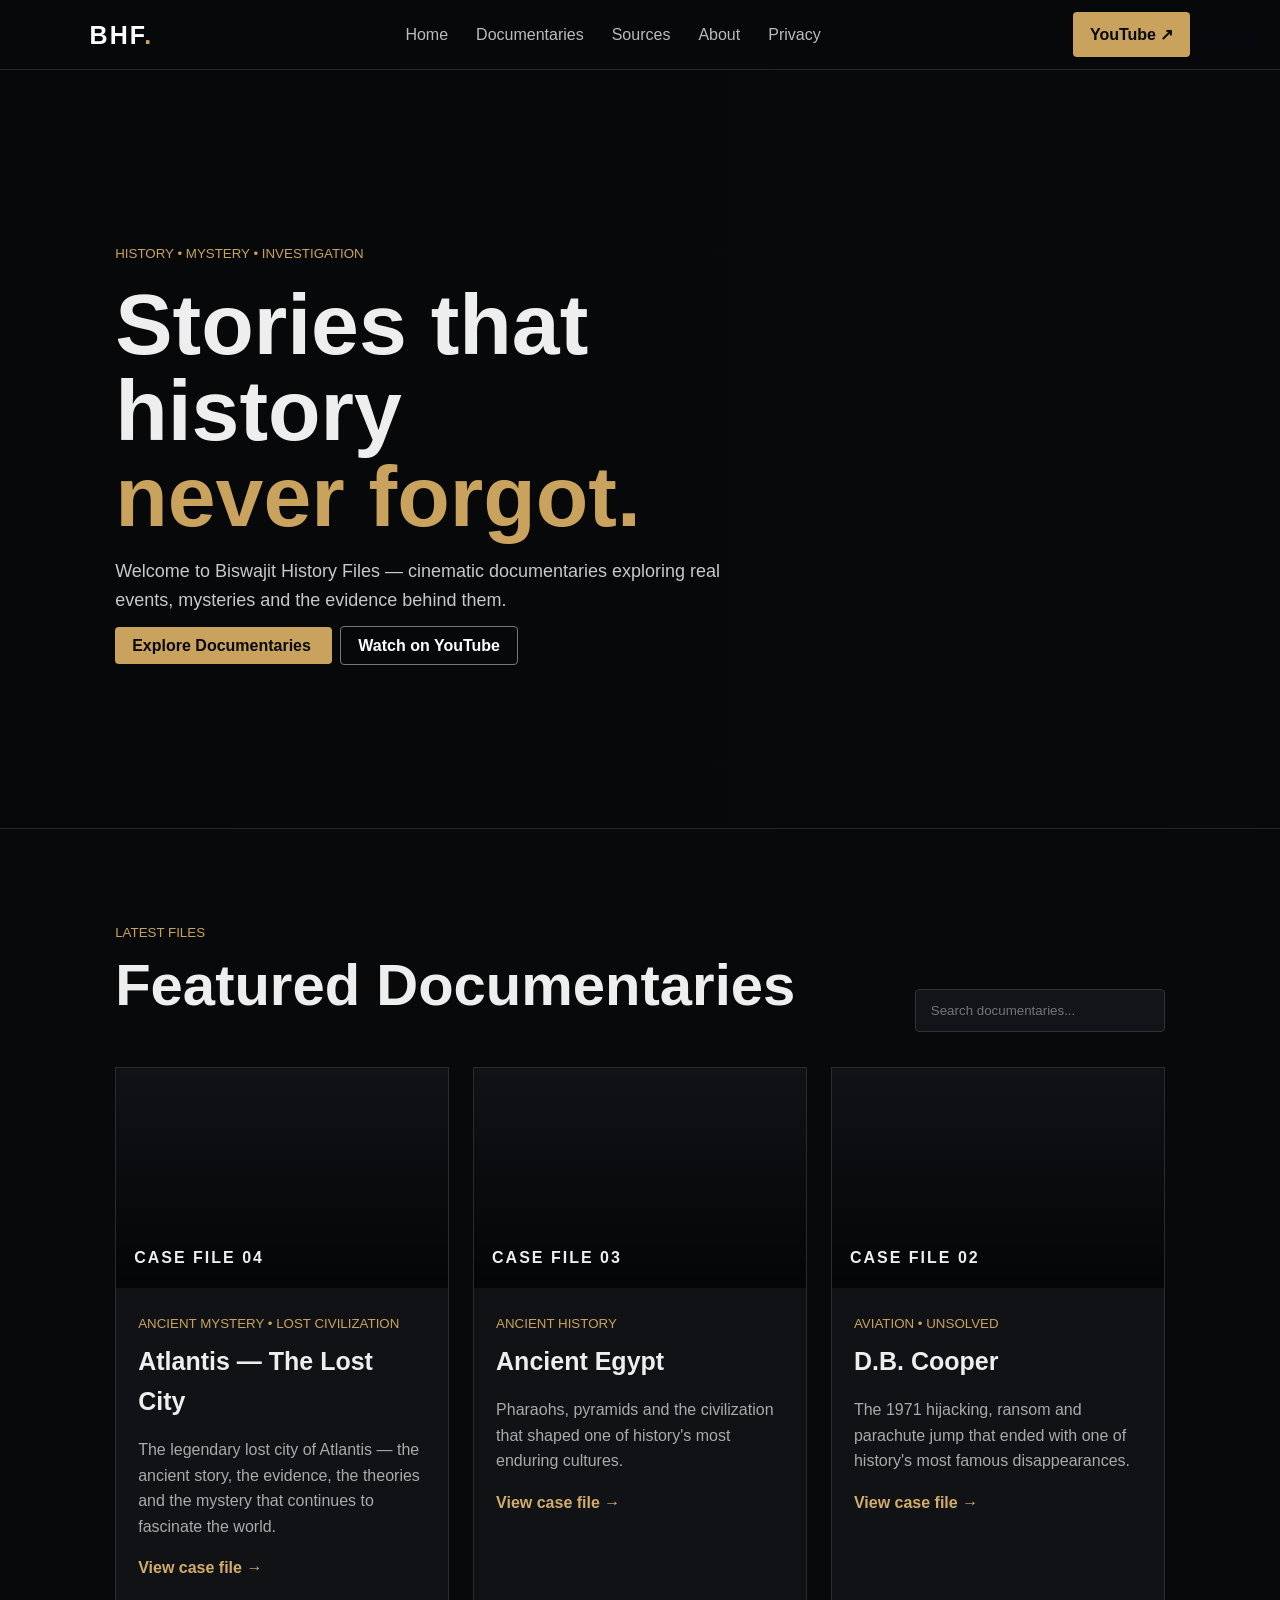
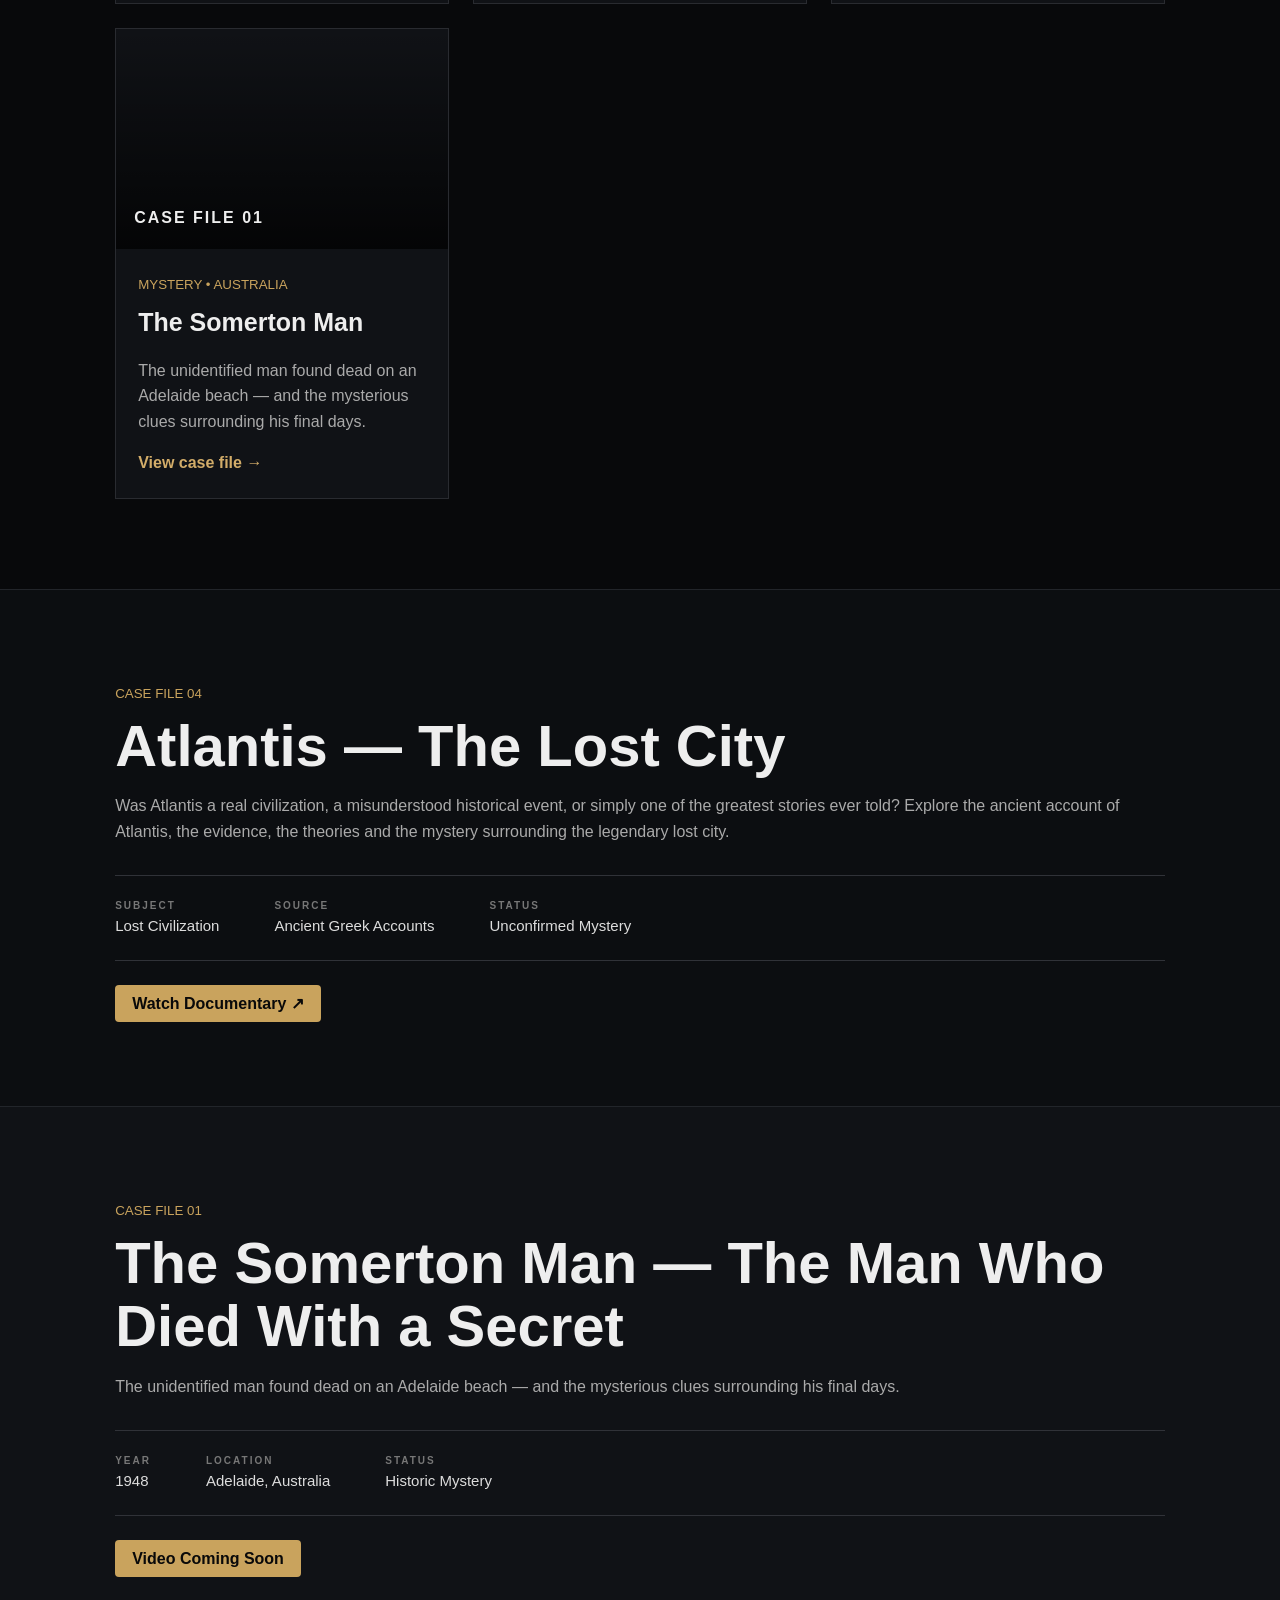
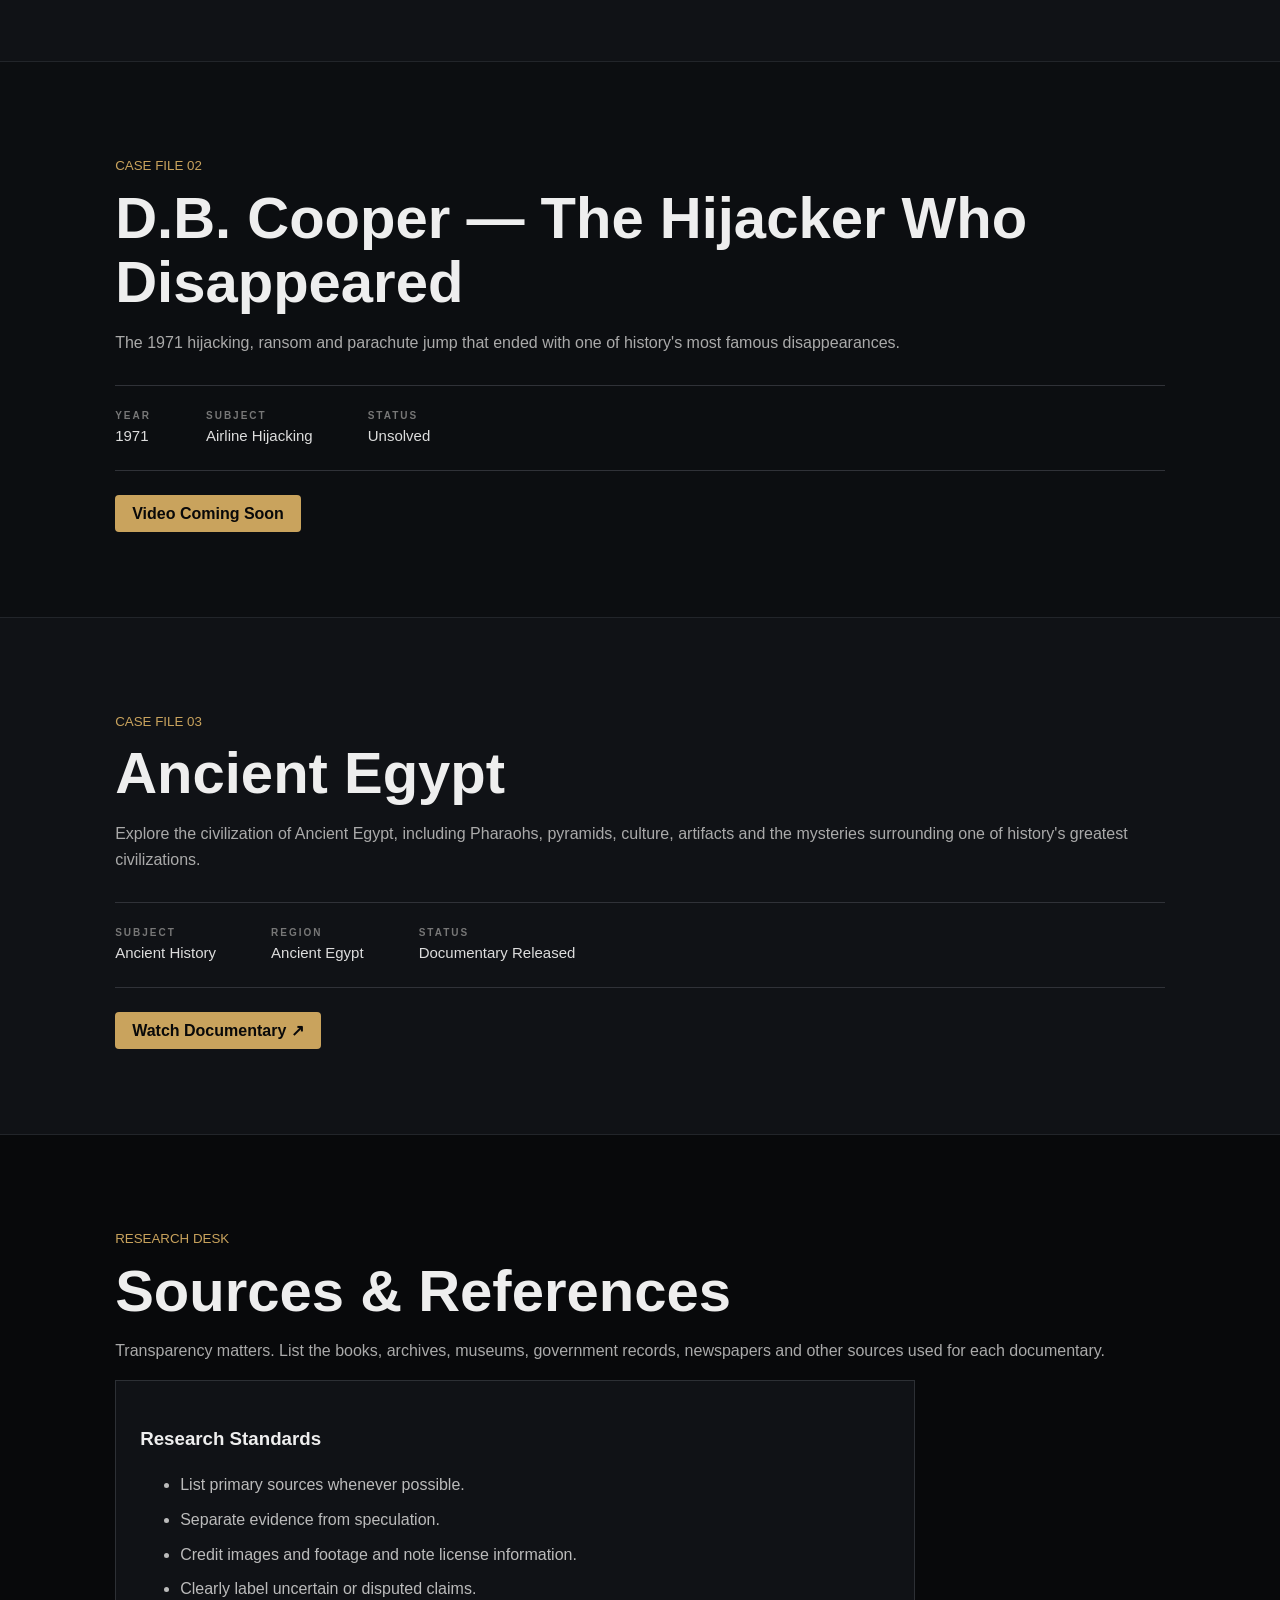
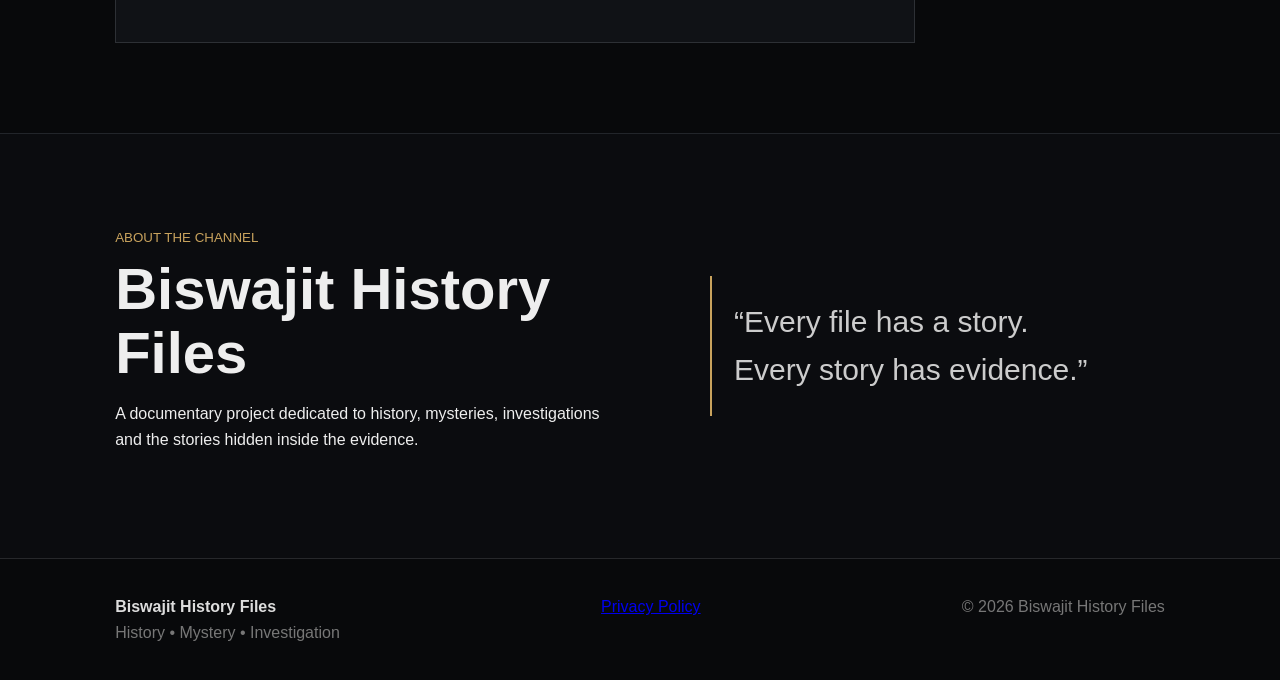
<file: index.html>
<!doctype html>
<html lang="en">
<head>
<meta charset="utf-8">
<meta name="viewport" content="width=device-width,initial-scale=1">
<meta name="description" content="Biswajit History Files — cinematic documentaries exploring history, mysteries, investigations and unexplained stories.">
<title>Biswajit History Files</title>
<link rel="stylesheet" href="style.css">
</head>

<body>

<header>
<a class="logo" href="#home">BHF<span>.</span></a>

<nav>
<a href="#home">Home</a>
<a href="#documentaries">Documentaries</a>
<a href="#sources">Sources</a>
<a href="#about">About</a>
<a href="privacy-policy.html">Privacy</a>
</nav>

<a class="yt" href="https://youtube.com/@biswajithistoryfiles" target="_blank">
YouTube ↗
</a>
</header>


<section id="home" class="hero">
<div>

<small>HISTORY • MYSTERY • INVESTIGATION</small>

<h1>
Stories that history<br>
<em>never forgot.</em>
</h1>

<p>
Welcome to Biswajit History Files — cinematic documentaries exploring real events, mysteries and the evidence behind them.
</p>

<a class="btn" href="#documentaries">
Explore Documentaries
</a>

<a class="btn ghost" href="https://youtube.com/@biswajithistoryfiles" target="_blank">
Watch on YouTube
</a>

</div>
</section>


<section id="documentaries" class="section">

<div class="heading">

<div>
<small>LATEST FILES</small>
<h2>Featured Documentaries</h2>
</div>

<input id="search" placeholder="Search documentaries...">

</div>


<div class="grid" id="cards">


<!-- ATLANTIS -->

<article class="card" data-title="Atlantis The Lost City">

<div class="thumb egypt">
CASE FILE 04
</div>

<div class="body">

<small>ANCIENT MYSTERY • LOST CIVILIZATION</small>

<h3>Atlantis — The Lost City</h3>

<p>
The legendary lost city of Atlantis — the ancient story, the evidence, the theories and the mystery that continues to fascinate the world.
</p>

<a href="#atlantis">
View case file →
</a>

</div>
</article>


<!-- ANCIENT EGYPT -->

<article class="card" data-title="Ancient Egypt">

<div class="thumb egypt">
CASE FILE 03
</div>

<div class="body">

<small>ANCIENT HISTORY</small>

<h3>Ancient Egypt</h3>

<p>
Pharaohs, pyramids and the civilization that shaped one of history's most enduring cultures.
</p>

<a href="#egypt">
View case file →
</a>

</div>
</article>


<!-- D.B. COOPER -->

<article class="card" data-title="D.B. Cooper">

<div class="thumb cooper">
CASE FILE 02
</div>

<div class="body">

<small>AVIATION • UNSOLVED</small>

<h3>D.B. Cooper</h3>

<p>
The 1971 hijacking, ransom and parachute jump that ended with one of history's most famous disappearances.
</p>

<a href="#cooper">
View case file →
</a>

</div>
</article>


<!-- SOMERTON MAN -->

<article class="card" data-title="The Somerton Man">

<div class="thumb somerton">
CASE FILE 01
</div>

<div class="body">

<small>MYSTERY • AUSTRALIA</small>

<h3>The Somerton Man</h3>

<p>
The unidentified man found dead on an Adelaide beach — and the mysterious clues surrounding his final days.
</p>

<a href="#somerton">
View case file →
</a>

</div>
</article>


</div>
</section>


<!-- ATLANTIS DETAIL -->

<section class="detail" id="atlantis">

<small>CASE FILE 04</small>

<h2>
Atlantis — The Lost City
</h2>

<p>
Was Atlantis a real civilization, a misunderstood historical event, or simply one of the greatest stories ever told? Explore the ancient account of Atlantis, the evidence, the theories and the mystery surrounding the legendary lost city.
</p>

<div class="facts">

<b>
SUBJECT<br>
<span>Lost Civilization</span>
</b>

<b>
SOURCE<br>
<span>Ancient Greek Accounts</span>
</b>

<b>
STATUS<br>
<span>Unconfirmed Mystery</span>
</b>

</div>

<a class="btn" href="https://youtu.be/mhjDIWxBYu0" target="_blank">
Watch Documentary ↗
</a>

</section>


<!-- SOMERTON -->

<section class="detail alt" id="somerton">

<small>CASE FILE 01</small>

<h2>
The Somerton Man — The Man Who Died With a Secret
</h2>

<p>
The unidentified man found dead on an Adelaide beach — and the mysterious clues surrounding his final days.
</p>

<div class="facts">

<b>
YEAR<br>
<span>1948</span>
</b>

<b>
LOCATION<br>
<span>Adelaide, Australia</span>
</b>

<b>
STATUS<br>
<span>Historic Mystery</span>
</b>

</div>

<a class="btn" href="#documentaries">
Video Coming Soon
</a>

</section>


<!-- D.B. COOPER -->

<section class="detail" id="cooper">

<small>CASE FILE 02</small>

<h2>
D.B. Cooper — The Hijacker Who Disappeared
</h2>

<p>
The 1971 hijacking, ransom and parachute jump that ended with one of history's most famous disappearances.
</p>

<div class="facts">

<b>
YEAR<br>
<span>1971</span>
</b>

<b>
SUBJECT<br>
<span>Airline Hijacking</span>
</b>

<b>
STATUS<br>
<span>Unsolved</span>
</b>

</div>

<a class="btn" href="#documentaries">
Video Coming Soon
</a>

</section>


<!-- ANCIENT EGYPT -->

<section class="detail alt" id="egypt">

<small>CASE FILE 03</small>

<h2>
Ancient Egypt
</h2>

<p>
Explore the civilization of Ancient Egypt, including Pharaohs, pyramids, culture, artifacts and the mysteries surrounding one of history's greatest civilizations.
</p>

<div class="facts">

<b>
SUBJECT<br>
<span>Ancient History</span>
</b>

<b>
REGION<br>
<span>Ancient Egypt</span>
</b>

<b>
STATUS<br>
<span>Documentary Released</span>
</b>

</div>

<a class="btn" href="https://youtu.be/yL6gWYrgfgY" target="_blank">
Watch Documentary ↗
</a>

</section>


<!-- SOURCES -->

<section id="sources" class="section">

<small>RESEARCH DESK</small>

<h2>
Sources & References
</h2>

<p class="muted">
Transparency matters. List the books, archives, museums, government records, newspapers and other sources used for each documentary.
</p>

<div class="sourcebox">

<h3>
Research Standards
</h3>

<ul>
<li>List primary sources whenever possible.</li>
<li>Separate evidence from speculation.</li>
<li>Credit images and footage and note license information.</li>
<li>Clearly label uncertain or disputed claims.</li>
</ul>

</div>
</section>


<!-- ABOUT -->

<section id="about" class="about">

<div>

<small>ABOUT THE CHANNEL</small>

<h2>
Biswajit History Files
</h2>

<p>
A documentary project dedicated to history, mysteries, investigations and the stories hidden inside the evidence.
</p>

</div>

<blockquote>
“Every file has a story.<br>
Every story has evidence.”
</blockquote>

</section>


<footer>

<div>

<strong>
Biswajit History Files
</strong>

<br>

<span>
History • Mystery • Investigation
</span>

</div>

<div>

<a href="privacy-policy.html">
Privacy Policy
</a>

</div>

<span>
© 2026 Biswajit History Files
</span>

</footer>


<script src="script.js"></script>

</body>
</html>
</file>
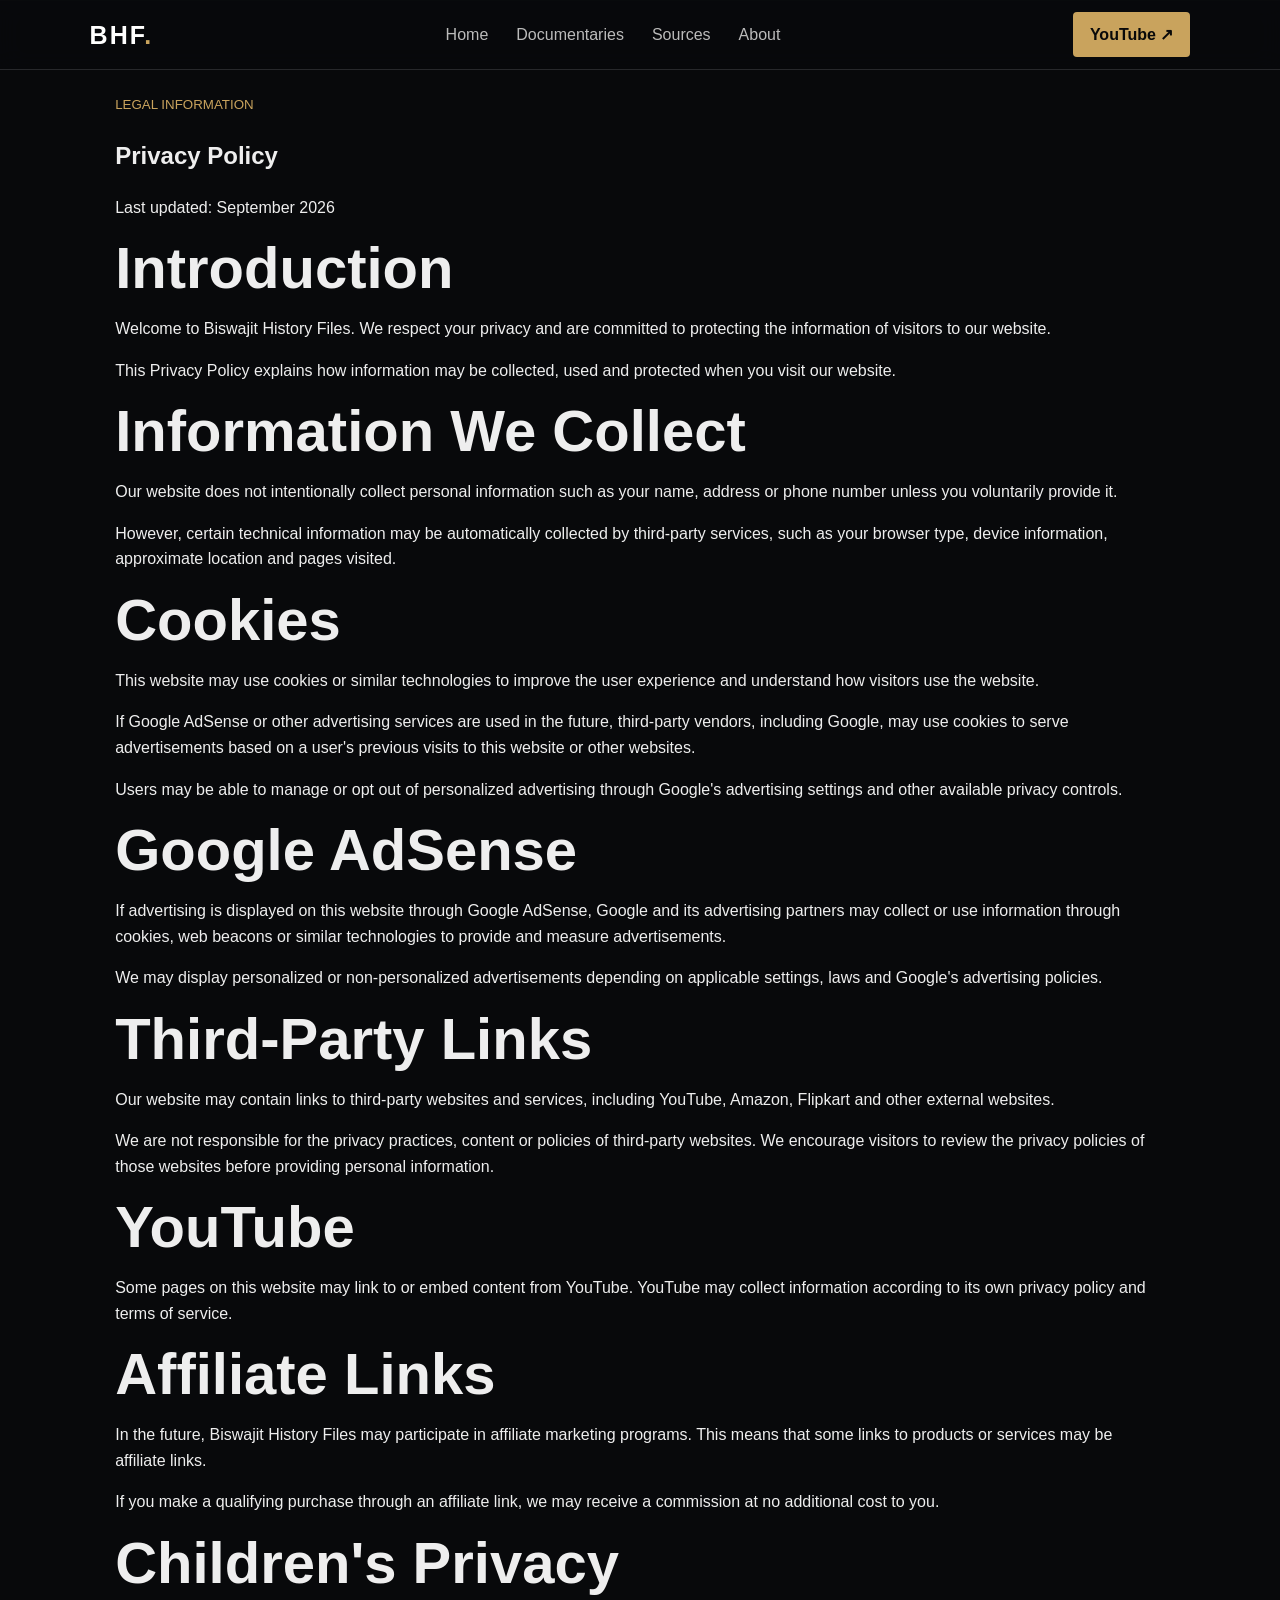
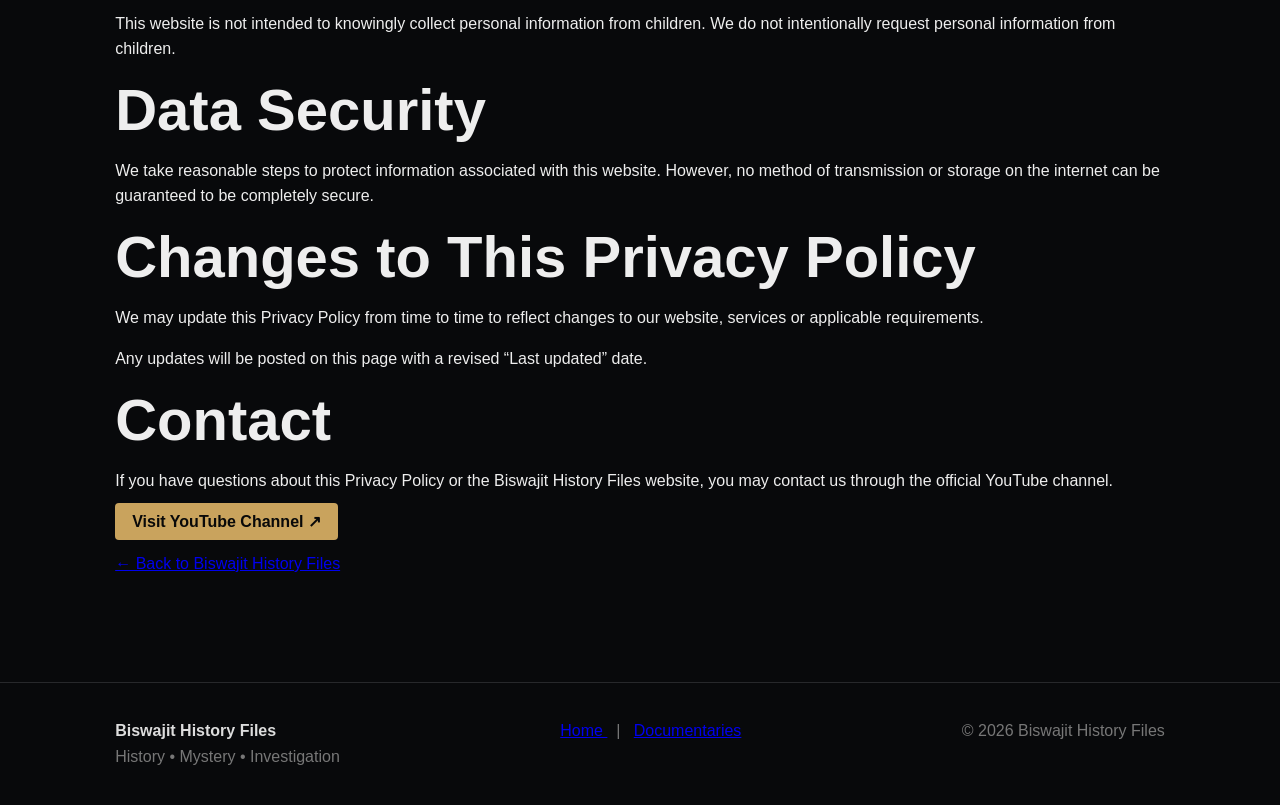
<file: privacy-policy.html>
<!doctype html>
<html lang="en">

<head>
<meta charset="utf-8">
<meta name="viewport" content="width=device-width, initial-scale=1">

<meta name="description" content="Privacy Policy for Biswajit History Files">

<title>Privacy Policy — Biswajit History Files</title>

<link rel="stylesheet" href="style.css">
</head>

<body>

<header>

<a class="logo" href="index.html">
BHF<span>.</span>
</a>

<nav>
<a href="index.html">Home</a>
<a href="index.html#documentaries">Documentaries</a>
<a href="index.html#sources">Sources</a>
<a href="index.html#about">About</a>
</nav>

<a class="yt"
href="https://youtube.com/@biswajithistoryfiles"
target="_blank">
YouTube ↗
</a>

</header>


<section class="section">

<small>LEGAL INFORMATION</small>

<h1>Privacy Policy</h1>

<p>
Last updated: September 2026
</p>


<h2>Introduction</h2>

<p>
Welcome to Biswajit History Files. We respect your privacy and are committed to protecting the information of visitors to our website.
</p>

<p>
This Privacy Policy explains how information may be collected, used and protected when you visit our website.
</p>


<h2>Information We Collect</h2>

<p>
Our website does not intentionally collect personal information such as your name, address or phone number unless you voluntarily provide it.
</p>

<p>
However, certain technical information may be automatically collected by third-party services, such as your browser type, device information, approximate location and pages visited.
</p>


<h2>Cookies</h2>

<p>
This website may use cookies or similar technologies to improve the user experience and understand how visitors use the website.
</p>

<p>
If Google AdSense or other advertising services are used in the future, third-party vendors, including Google, may use cookies to serve advertisements based on a user's previous visits to this website or other websites.
</p>

<p>
Users may be able to manage or opt out of personalized advertising through Google's advertising settings and other available privacy controls.
</p>


<h2>Google AdSense</h2>

<p>
If advertising is displayed on this website through Google AdSense, Google and its advertising partners may collect or use information through cookies, web beacons or similar technologies to provide and measure advertisements.
</p>

<p>
We may display personalized or non-personalized advertisements depending on applicable settings, laws and Google's advertising policies.
</p>


<h2>Third-Party Links</h2>

<p>
Our website may contain links to third-party websites and services, including YouTube, Amazon, Flipkart and other external websites.
</p>

<p>
We are not responsible for the privacy practices, content or policies of third-party websites. We encourage visitors to review the privacy policies of those websites before providing personal information.
</p>


<h2>YouTube</h2>

<p>
Some pages on this website may link to or embed content from YouTube. YouTube may collect information according to its own privacy policy and terms of service.
</p>


<h2>Affiliate Links</h2>

<p>
In the future, Biswajit History Files may participate in affiliate marketing programs. This means that some links to products or services may be affiliate links.
</p>

<p>
If you make a qualifying purchase through an affiliate link, we may receive a commission at no additional cost to you.
</p>


<h2>Children's Privacy</h2>

<p>
This website is not intended to knowingly collect personal information from children. We do not intentionally request personal information from children.
</p>


<h2>Data Security</h2>

<p>
We take reasonable steps to protect information associated with this website. However, no method of transmission or storage on the internet can be guaranteed to be completely secure.
</p>


<h2>Changes to This Privacy Policy</h2>

<p>
We may update this Privacy Policy from time to time to reflect changes to our website, services or applicable requirements.
</p>

<p>
Any updates will be posted on this page with a revised “Last updated” date.
</p>


<h2>Contact</h2>

<p>
If you have questions about this Privacy Policy or the Biswajit History Files website, you may contact us through the official YouTube channel.
</p>

<p>

<a class="btn"
href="https://youtube.com/@biswajithistoryfiles"
target="_blank">

Visit YouTube Channel ↗

</a>

</p>


<p>

<a href="index.html">
← Back to Biswajit History Files
</a>

</p>

</section>


<footer>

<div>

<strong>
Biswajit History Files
</strong>

<br>

<span>
History • Mystery • Investigation
</span>

</div>

<div>

<a href="index.html">
Home
</a>

&nbsp; | &nbsp;

<a href="index.html#documentaries">
Documentaries
</a>

</div>

<span>
© 2026 Biswajit History Files
</span>

</footer>

</body>
</html>
</file>
<file: style.css>
*{box-sizing:border-box}html{scroll-behavior:smooth}body{margin:0;background:#08090b;color:#eee;font-family:Arial,Helvetica,sans-serif;line-height:1.6}header{height:70px;position:fixed;top:0;left:0;right:0;z-index:9;display:flex;align-items:center;justify-content:space-between;padding:0 7%;background:#08090be8;backdrop-filter:blur(12px);border-bottom:1px solid #27282b}.logo{font-size:25px;font-weight:900;letter-spacing:2px;color:#fff;text-decoration:none}.logo span,small,.body small{color:#c9a35d}nav{display:flex;gap:28px}nav a{color:#bbb;text-decoration:none}nav a:hover{color:#fff}.yt,.btn{background:#c9a35d;color:#090909;text-decoration:none;padding:10px 17px;border-radius:4px;font-weight:800}.hero{min-height:92vh;padding:150px 9% 80px;display:flex;align-items:center;background:linear-gradient(90deg,#07080aeF 10%,#07080ab8 55%,#07080a20),url('https://images.unsplash.com/photo-1564399579883-451a5d44ec08?auto=format&fit=crop&w=1800&q=85') center/cover}.hero>div{max-width:730px}.hero h1{font-size:clamp(48px,7vw,86px);line-height:1;margin:16px 0}.hero em{color:#c9a35d;font-style:normal}.hero p{font-size:18px;color:#c8c8c8;max-width:650px}.ghost{background:transparent;color:#fff;border:1px solid #777;margin-left:8px}.section,.detail,.about{padding:90px 9%;border-top:1px solid #22252a}.heading{display:flex;justify-content:space-between;align-items:end;margin-bottom:35px}.heading h2,h2{font-size:clamp(34px,5vw,58px);line-height:1.1;margin:8px 0 16px}input{background:#121419;border:1px solid #303238;color:#fff;padding:13px 15px;border-radius:4px;min-width:250px}.grid{display:grid;grid-template-columns:repeat(3,1fr);gap:24px}.card{background:#101216;border:1px solid #292b30}.thumb{height:220px;padding:18px;display:flex;align-items:end;font-weight:900;letter-spacing:2px;background-size:cover;background-position:center}.somerton{background-image:linear-gradient(0deg,#000b,transparent),url('https://images.unsplash.com/photo-1500534623283-312aade485b7?auto=format&fit=crop&w=900&q=80')}.cooper{background-image:linear-gradient(0deg,#000b,transparent),url('https://images.unsplash.com/photo-1436491865332-7a61a109cc05?auto=format&fit=crop&w=900&q=80')}.egypt{background-image:linear-gradient(0deg,#000b,transparent),url('https://images.unsplash.com/photo-1568322445389-f64ac2515020?auto=format&fit=crop&w=900&q=80')}.body{padding:22px}.body h3{font-size:25px;margin:5px 0}.body p,.detail p,.muted{color:#aaa}.body a{color:#d3ad69;text-decoration:none;font-weight:bold}.detail{background:#0c0e11}.alt{background:#101216}.facts{display:flex;gap:55px;border-block:1px solid #303238;padding:22px 0;margin:30px 0}.facts b{font-size:10px;letter-spacing:2px;color:#777}.facts span{font-size:15px;letter-spacing:0;color:#ddd;font-weight:normal}.sourcebox{max-width:800px;padding:24px;border:1px solid #2d3035;background:#101216}.sourcebox li{color:#bbb;margin:9px 0}.about{display:grid;grid-template-columns:1fr 1fr;gap:60px;background:#0b0c0f}.about blockquote{border-left:2px solid #c9a35d;padding:22px;font-size:30px;color:#ccc;align-self:center}footer{padding:35px 9%;border-top:1px solid #27282b;display:flex;justify-content:space-between;color:#777}footer strong{color:#ddd}@media(max-width:800px){nav{display:none}.yt{padding:8px 12px}.hero,.section,.detail,.about{padding-left:6%;padding-right:6%}.grid{grid-template-columns:1fr}.heading{display:block}.heading input{width:100%;margin-top:15px}.facts{gap:22px;flex-wrap:wrap}.about{grid-template-columns:1fr}footer{display:block}.ghost{display:inline-block;margin:14px 0 0}}
</file>
